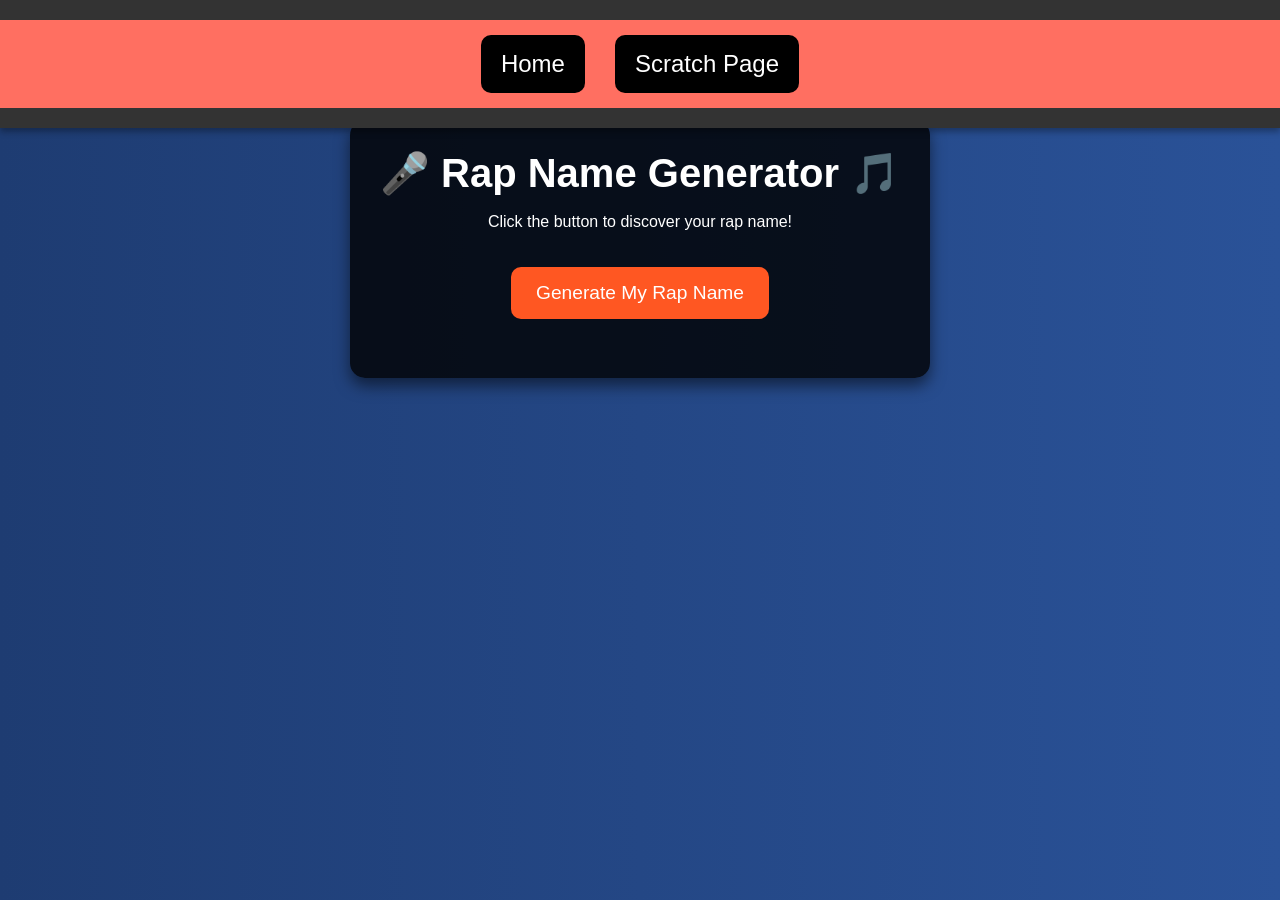
<file: generator.html>
<!DOCTYPE html>
<html lang="en">
<head>
    <meta charset="UTF-8">
    <meta name="viewport" content="width=device-width, initial-scale=1.0">
    <title>Rap Name Generator</title>
    <link rel="stylesheet" href="css/genStyles.css">
</head>
<body>
    <header>
        <nav class="menu">
            <a href="index.html" class="menu-link">Home</a>
            <a href="scratch_page.html" class="menu-link">Scratch Page</a>
        </nav>
    </header>
    <div class="container">
        <h1>🎤 Rap Name Generator 🎵</h1>
        <p>Click the button to discover your rap name!</p>
        <button id="generateBtn">Generate My Rap Name</button>
        <p class="rap-name" id="rapName"></p>
    </div>
    <script src="js/genScript.js"></script>
</body>
</html>
</file>
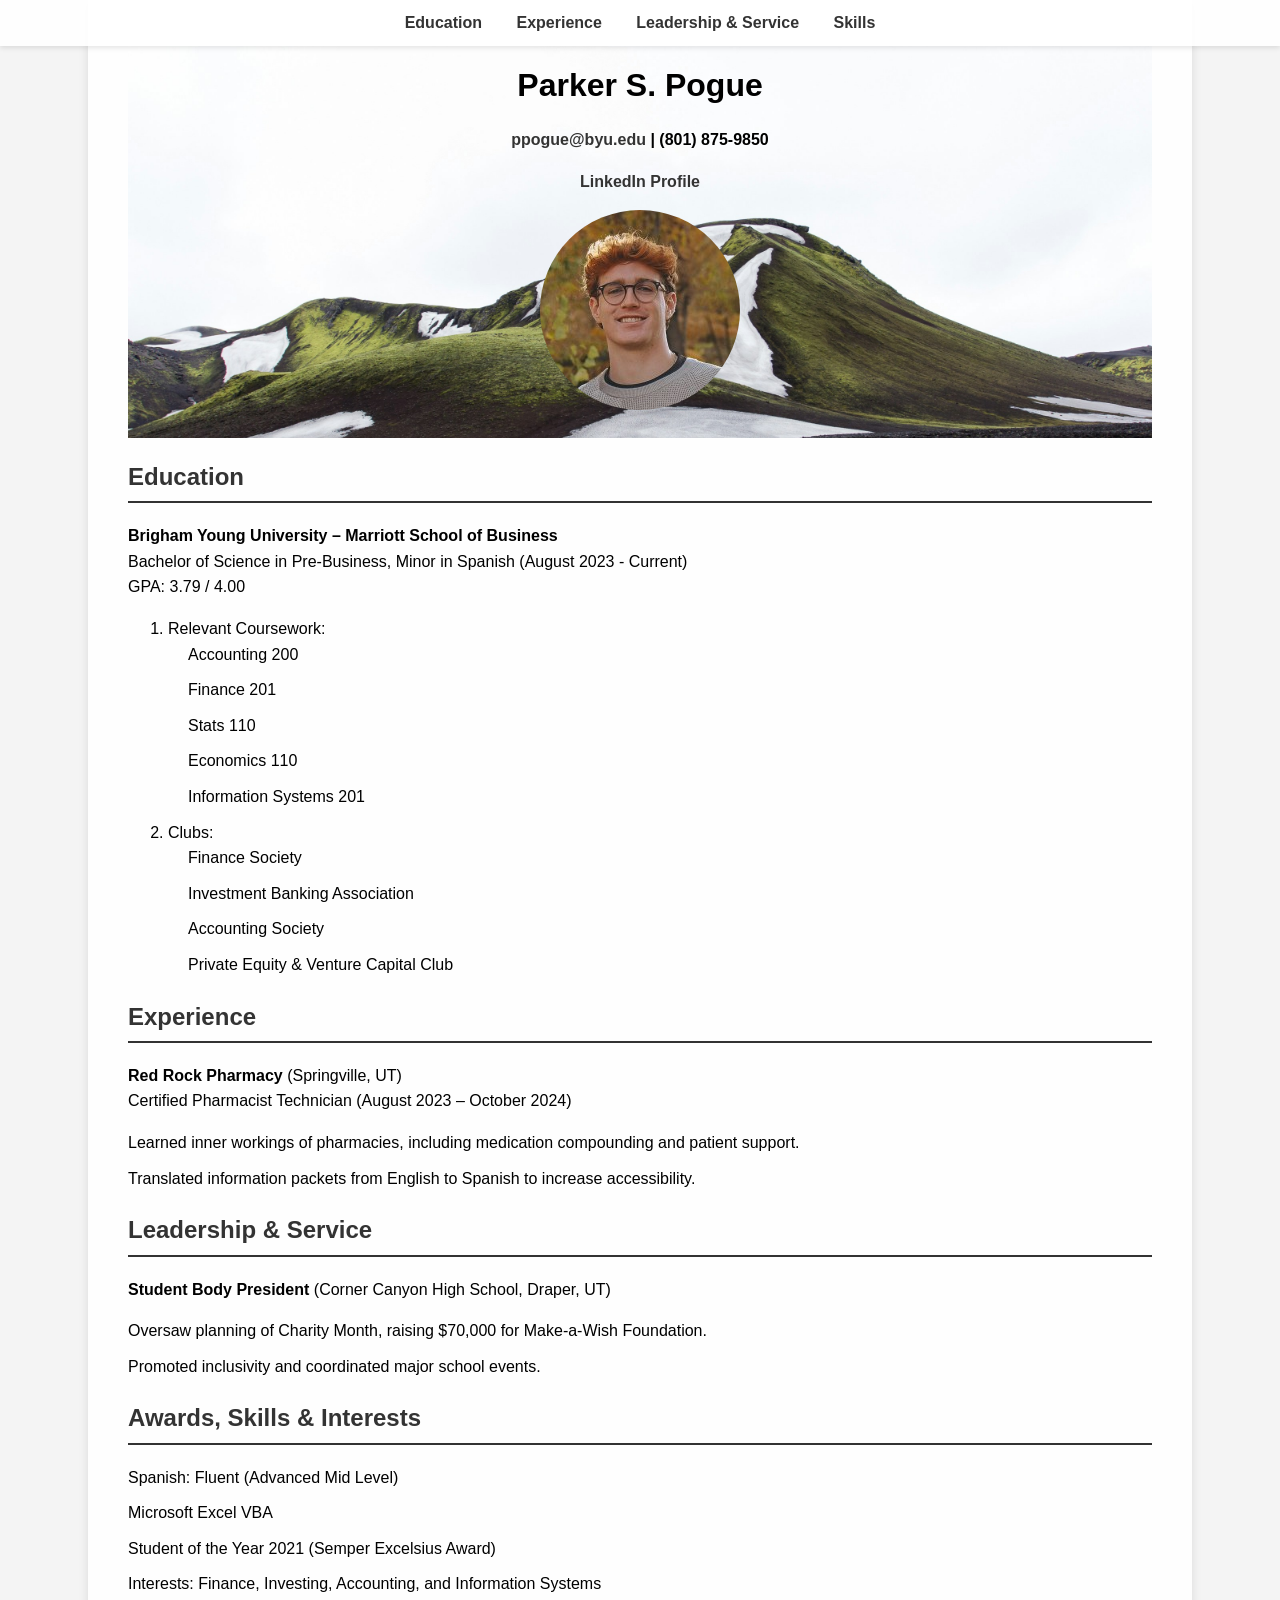
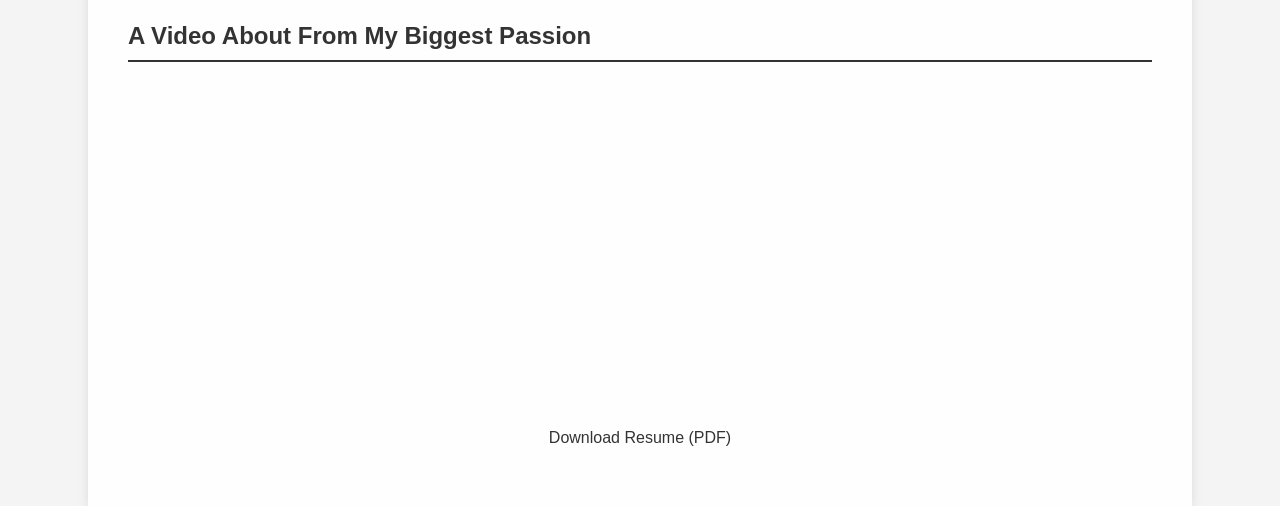
<file: resumeScratch.html>
<!DOCTYPE html>
<html lang="en">
<head>
    <meta charset="UTF-8">
    <meta name="viewport" content="width=device-width, initial-scale=1.0">
    <title>Parker Pogue's Resume</title>
    <link rel="stylesheet" href="css/Parker_Pogue_Updated_Styles.css">
</head>
<body>
    <div class="nav">
        <a href="#education">Education</a>
        <a href="#experience">Experience</a>
        <a href="#leadership">Leadership & Service</a>
        <a href="#skills">Skills</a>
    </div>
    <div class="container">
        <header>
            <h1>Parker S. Pogue</h1>
            <p><a href="mailto:ppogue@byu.edu">ppogue@byu.edu</a> | (801) 875-9850</p>
            <p><a href="https://www.linkedin.com/in/parker-pogue" target="_blank">LinkedIn Profile</a></p>
            <img src="assets/img/headshot_ppogue.jpg" alt="Parker's Photo" style="border-radius: 50%;">
            
        </header>

        <section id="education">
            <h2>Education</h2>
            <p><strong>Brigham Young University – Marriott School of Business</strong><br>
            Bachelor of Science in Pre-Business, Minor in Spanish (August 2023 - Current)<br>
            GPA: 3.79 / 4.00</p>
            <ol>
                <li>Relevant Coursework:
                    <ul>
                        <li>Accounting 200</li>
                        <li>Finance 201</li>
                        <li>Stats 110</li>
                        <li>Economics 110</li>
                        <li>Information Systems 201</li>
                    </ul>
                </li>
                <li>Clubs:
                    <ul>
                        <li>Finance Society</li>
                        <li>Investment Banking Association</li>
                        <li>Accounting Society</li>
                        <li>Private Equity & Venture Capital Club</li>
                    </ul>
                </li>
            </ol>
        </section>

        <section id="experience">
            <h2>Experience</h2>
            <p><strong>Red Rock Pharmacy</strong> (Springville, UT)<br>
            Certified Pharmacist Technician (August 2023 – October 2024)</p>
            <ul>
                <li>Learned inner workings of pharmacies, including medication compounding and patient support.</li>
                <li>Translated information packets from English to Spanish to increase accessibility.</li>
            </ul>

            
        </section>

        <section id="leadership">
            <h2>Leadership & Service</h2>
            <p><strong>Student Body President</strong> (Corner Canyon High School, Draper, UT)</p>
            <ul>
                <li>Oversaw planning of Charity Month, raising $70,000 for Make-a-Wish Foundation.</li>
                <li>Promoted inclusivity and coordinated major school events.</li>
            </ul>
        </section>

        <section id="skills">
            <h2>Awards, Skills & Interests</h2>
            <ul>
                <li>Spanish: Fluent (Advanced Mid Level)</li>
                <li>Microsoft Excel VBA</li>
                <li>Student of the Year 2021 (Semper Excelsius Award)</li>
                <li>Interests: Finance, Investing, Accounting, and Information Systems</li>
            </ul>
            <h2>A Video About From My Biggest Passion</h2>
            <iframe width="560" height="315" src="https://www.youtube.com/embed/2lKnveZ2MiI?si=niJX5Dqzl6pRJ5oV" title="YouTube video player" frameborder="0" allow="accelerometer; autoplay; clipboard-write; encrypted-media; gyroscope; picture-in-picture; web-share" referrerpolicy="strict-origin-when-cross-origin" allowfullscreen></iframe>
        </section>

        <footer>
            <p><a href="#">Download Resume (PDF)</a></p>
        </footer>
    </div>
</body>
</html>
</file>
<file: css/genStyles.css>
/* Body and Container Styling */
body {
    font-family: 'Arial', sans-serif;
    background: linear-gradient(to right, #1e3c72, #2a5298);
    color: white;
    margin: 0;
    display: flex;
    flex-direction: column;
    align-items: center;
    height: 100vh;
    text-align: center;
}

.container {
    background-color: rgba(0, 0, 0, 0.8);
    padding: 30px;
    border-radius: 15px;
    box-shadow: 0 8px 15px rgba(0, 0, 0, 0.5);
    margin-top: 120px; /* Adjusted for space under menu */
}

h1 {
    margin: 0;
    font-size: 2.5rem;
}

button {
    background-color: #ff5722;
    color: white;
    padding: 15px 25px;
    border: none;
    border-radius: 10px;
    font-size: 1.2rem;
    cursor: pointer;
    margin-top: 20px;
    transition: background-color 0.3s ease;
}

button:hover {
    background-color: #e64a19;
}

.rap-name {
    margin-top: 20px;
    font-size: 1.8rem;
    font-weight: bold;
    color: #ffeb3b;
}

/* Menu Styling */
header {
    position: fixed;
    top: 0;
    width: 100%;
    background-color: #333;
    padding: 20px 0; /* Increased padding for larger buttons */
    box-shadow: 0 4px 6px rgba(0, 0, 0, 0.3);
    z-index: 1000;
}

.menu {
    display: flex;
    flex-wrap: nowrap;
    justify-content: center;
    align-items: center;
    gap: 30px; /* Increased spacing between menu items */
}

.menu-link {
    text-decoration: none;
    color: white;
    font-size: 1.5rem; /* Increased font size for bigger buttons */
    padding: 15px 20px; /* Increased padding for larger clickable area */
    border-radius: 10px;
    transition: background-color 0.3s ease;
}

.menu-link:hover {
    background-color: #ff5722;
}


/* Default Menu Styles */
nav {
    display: flex;
    flex-wrap: wrap; /* Allows menu items to wrap if needed */
    justify-content: center; /* Centers items horizontally */
    gap: 10px; /* Space between buttons */
    background-color: #ff6f61;
    padding: 15px;
}

nav a {
    padding: 10px 20px;
    text-decoration: none;
    color: #fff;
    background-color: #000;
    border-radius: 5px;
    transition: all 0.3s ease;
    white-space: nowrap; /* Prevents text from breaking in buttons */
}

nav a:hover {
    background-color: #fff;
    color: #ff6f61;
}

/* Responsive Styles */
@media (max-width: 768px) {
    nav {
        flex-direction: column; /* Stacks menu items vertically */
        align-items: center; /* Centers items vertically */
    }
    nav a {
        width: 80%; /* Buttons take up 80% of the screen width */
        text-align: center; /* Centers text inside buttons */
    }
}
</file>
<file: css/Parker_Pogue_Updated_Styles.css>
body {
    font-family: Arial, sans-serif;
    line-height: 1.6;
    margin: 0;
    padding: 0;
    background-color: #f4f4f4;
    background-image: url('https://via.placeholder.com/1200x800'); /* Placeholder background image */
    background-size: cover;
    background-attachment: fixed;
}
.container {
    width: 80%;
    margin: auto;
    overflow: hidden;
    background: rgba(255, 255, 255, 0.9);
    padding: 40px;
    box-shadow: 0 2px 10px rgba(0, 0, 0, 0.1);
}
header {
    text-align: center;
    margin-bottom: 20px;
    text-align: center;
    margin-bottom: 20px;
    padding: 20px;
   
   


}
header h1 {
    margin: 0;
}
header a {
    color: #333;
    text-decoration: none;
}
section {
    margin-bottom: 20px;
}
h2 {
    border-bottom: 2px solid #333;
    padding-bottom: 5px;
    color: #333;
}
ul {
    list-style-type: none;
    padding: 0;
}
ol ul, ul ol {
    margin-left: 20px;
}
li {
    margin-bottom: 10px;
}
footer {
    text-align: center;
    margin-top: 20px;
}
footer a {
    color: #333;
    text-decoration: none;
}
.nav {
    position: fixed;
    top: 0;
    width: 100%;
    background: rgba(255, 255, 255, 0.9);
    padding: 10px 0;
    box-shadow: 0 2px 5px rgba(0, 0, 0, 0.1);
    text-align: center;
}
.nav a {
    margin: 0 15px;
    color: #333;
    text-decoration: none;
    font-weight: bold;
}
.nav a:hover {
    color: #007BFF;
}



header {
    text-align: center;
    margin-bottom: 20px;
    padding: 20px;
    background-image: url('../assets/img/iceland.jpg'); /* Adjust the extension if it's not .jpg */
    background-size: cover;
    background-position: center 20%;
    color: rgb(0, 0, 0); /* Ensures text is readable over the background */
    font-weight: bold;
}
</file>
